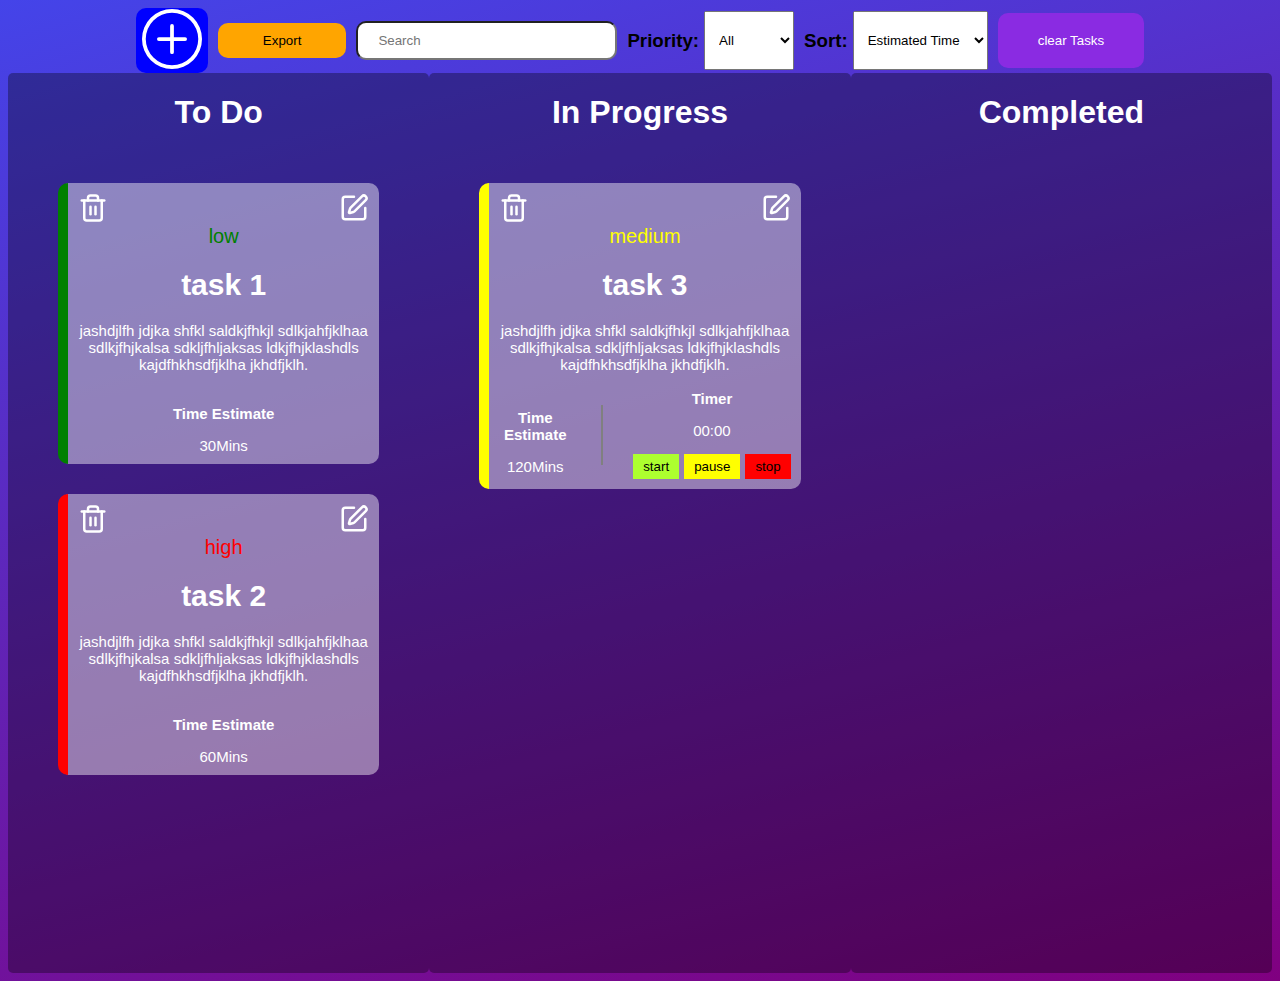
<file: skills_challange/index.html>
<!DOCTYPE html>
<html lang="en">

<head>
    <meta charset="UTF-8">
    <meta name="viewport" content="width=device-width, initial-scale=1.0">
    <title>skills chal</title>
    <link rel="stylesheet" href="app.css">
</head>

<body>
    <div class="container">
        <div class="header">
                <button id="new-task-btn" class="new-task-btn"><svg xmlns="http://www.w3.org/2000/svg" width="16"
                        height="16" fill="currentColor" class="bi bi-plus-circle" viewBox="0 0 16 16">
                        <path d="M8 15A7 7 0 1 1 8 1a7 7 0 0 1 0 14m0 1A8 8 0 1 0 8 0a8 8 0 0 0 0 16" />
                        <path
                            d="M8 4a.5.5 0 0 1 .5.5v3h3a.5.5 0 0 1 0 1h-3v3a.5.5 0 0 1-1 0v-3h-3a.5.5 0 0 1 0-1h3v-3A.5.5 0 0 1 8 4" />
                    </svg></button>
            <button class="export">Export</button>
            <input type="search" name="search" id="search" placeholder="Search" class="search">
            <div class="priorityFilter">
                <h3>Priority:</h3>
                <select id="prioritySelect">
                        <option value="">All</option>
                        <option value="low">low</option>
                        <option value="medium">medium</option>
                        <option value="high">high</option>
                </select>
            </div>
            <div class="sort">
                <h3>Sort:</h3>
                <select id="sort">
                    <option value="estimatedTime">Estimated Time</option>
                    <option value="actualTime">Actual Time</option>
                    <option value="priority">Priority</option>
                </select>
            </div>
            <button class="clear">clear Tasks</button>
        </div>

        <dialog class="deleteDialog">
            <div class="containerDel">
                <h1>Are You sure You want to delete this Task?</h1>
                <button class="deleteTask">Yes</button>
                <button class="cancelDel">cancel</button>
            </div>
        </dialog>
        <dialog class="dialogCreateTask">
            <form class="dialog">
                <h1>Create Task</h1>
                <input type="text" name="title" id="title" placeholder="Task title" required>
                <input type="text" name="description" id="description" placeholder="Task description" required>
                <input type="number" name="timeEstimate" id="timeEs" placeholder="Estimated Time (In Mins)" required>
                <select id="priority">
                    <option value="low">low</option>
                    <option value="medium">medium</option>
                    <option value="high">high</option>
                </select>
                <button class="create" type="submit">Create</button>
                <button class="cancel" type="reset">cancel</button>
            </form>
        </dialog>
        <dialog class="dialogEditTask">
            <div class="editContainer">
                <form class="dialogEdit">
                    <h1>Create Task</h1>
                    <input type="text" name="title" id="titleEdit" placeholder="Task title">
                    <input type="text" name="description" id="descriptionEdit" placeholder="Task description">
                    <input type="number" name="timeEstimate" id="timeEsEdit" placeholder="Estimated Time (In Mins)">
                    <select id="priorityEdit">
                        <option value="low">low</option>
                        <option value="medium">medium</option>
                        <option value="high">high</option>
                    </select>
                    <button class="editConfirm" type="submit">Edit</button>
                    <button class="cancelEdit" type="button">cancel</button>
                </form>
            </div>
        </dialog>
    </div>
    <div class="taskWrapper">
        <div class="toDo column" id="toDo">
            <h1>To Do</h1>

        </div>
        <div class="inProgress column" id="inProgress">
            <h1>In Progress</h1>
        </div>
        <div class="completed column" id="completed">
            <h1>Completed</h1>
        </div>
    </div>
    </div>
    <script src="index.js"></script>

</body>

</html>
</file>
<file: skills_challange/app.css>
.taskWrapper {
    display: flex;
    justify-content: space-around;
}

body {
    background: linear-gradient(165deg, rgb(68, 68, 233), purple);
    font-family: 'Segoe UI', Tahoma, Geneva, Verdana, sans-serif;
}

* {
    box-sizing: border-box;
}

.column {
    padding: 0 50px;
    background-color: rgba(0, 0, 0, 0.329);
    min-height: 100dvh;
    display: flex;
    flex-direction: column;
    text-align: center;
    user-select: none;
    gap: 30px;
    width: 500px;
    border-radius: 5px;

}

.createTask {
    display: flex;
    align-items: center;
    justify-content: center;
}

.new-task-btn {
    background-color: blue;
    border: transparent;
    border-radius: 10px;
}

.new-task-btn svg {
    width: 60px;
    height: 60px;
    color: white;
}

.tasks {
    background-color: rgba(255, 255, 255, 0.445);
    border-radius: 10px;
    padding: 10px;
    font-size: 20px;
    display: flex;
    gap: 2px;
    flex-direction: column;
    transition: rotate 0.2s ease;
    color: white;
}

.dragged {
    position: absolute;
    pointer-events: none;
    rotate: -10deg;
    width: 300px;
}


.dragged .parent {
    display: none;
}

.dialog {
    display: flex;
    flex-direction: column;
    padding: 50px;
    gap: 20px;
    text-align: center;
}

.dialog input {
    padding: 10px 200px 10px 20px;
}

.dialog button {
    padding: 10px 50px;
}

.create {
    border: transparent;
    background-color: greenyellow;
}

.cancel {
    border: transparent;
    background-color: red;
}

::backdrop {
    background-color: rgba(0, 0, 0, 0.473);
}

.start {
    background-color: greenyellow;
    border: transparent;
}

.pause {
    border: transparent;
    background-color: yellow;
}

.stop {
    border: transparent;
    background-color: red;
}

.buttons button {
    padding: 5px 10px;
}

button {
    cursor: pointer;
}

.toDo .buttons {
    display: none;
}

.completed .buttons {
    display: none;
}


.tasks div {
    font-size: 15px;
}

.tasks h3 {
    font-size: 15px;
}

.toDo .timerContent {
    display: none;
}

.toDo .timeDiff {
    display: none;
}

.inProgress .timeDiff {
    display: none;
}

.timeES {
    display: flex;
    flex-direction: column;
}

.parent {
    display: flex;
    justify-content: center;
    gap: 30px;
    align-items: center;
}

.buttons {
    display: flex;
    align-items: center;
    gap: 5px;
}

.line {
    background-color: grey;
    padding: 30px 1px;

}

.line2 {
    background-color: grey;
    padding: 30px 1px;

}

.toDo .line {
    display: none;
}

.toDo .line2 {
    display: none;
}

.inProgress .line2 {
    display: none;
}

.timerContent h3 {
    margin: 0;
}

.timerContent {
    display: flex;
    flex-direction: column;
    gap: 15px;
}

.column h1 {
    color: white;
}

select {
    padding: 10px;
}

.low {
    color: green;
}

.medium {
    color: yellow;
}

.high {
    color: red;
}

.priority {
    font-size: 20px;
    margin-top: 0;
}

.topButtons {
    display: flex;
    align-items: center;
    justify-content: space-between;
}


.delete {
    color: white;
}

.edit {
    color: white;
}

.dragged .topButtons {
    display: none;
}

.dragged .priority {
    display: none;
}

.containerDel {
    display: flex;
    flex-direction: column;
    gap: 20px;
    width: 500px;
    text-align: center;
}

.deleteDialog button {
    padding: 10px 30px;
}

.cancelDel {
    background-color: red;
    border: transparent;
    color: white;
    border-radius: 5px;
}

.deleteTask {
    background-color: rgb(109, 148, 52);
    color: white;
    border-radius: 5px;
    border: 1px solid transparent;
    outline: none;
}

.dialogEdit {
    display: flex;
    flex-direction: column;
    padding: 50px;
    gap: 20px;
    text-align: center;
}

.dialogEdit input {
    padding: 10px 200px 10px 20px;
}

.dialogEdit button {
    padding: 10px 50px;
}

.editConfirm {
    border: transparent;
    background-color: greenyellow;
}

.cancelEdit{
    background-color: red;
    border: transparent;
}

.header{
    display: flex;
    flex-direction: row;
    align-items: center;
    justify-content: center;
    gap: 10px;
}

.export{
    padding: 10px 45px;
    border: transparent;
    border-radius: 10px;
    background-color: orange;
}

.search{
    padding: 10px 60px 10px 20px;
    border-radius: 10px;
}

.priorityFilter{
    display: flex;
    gap: 5px;
}

.lowSelect{
    color: green;
}

.mediumSelect{
    color: yellow;
}

.highSelect{
    color: red;
}

.sort{
    display: flex;
    gap: 5px;
}

.clear{
    padding: 20px 40px;
    background-color: blueviolet;
    border-radius: 10px;
    color: white;
    border: transparent;
}
</file>
